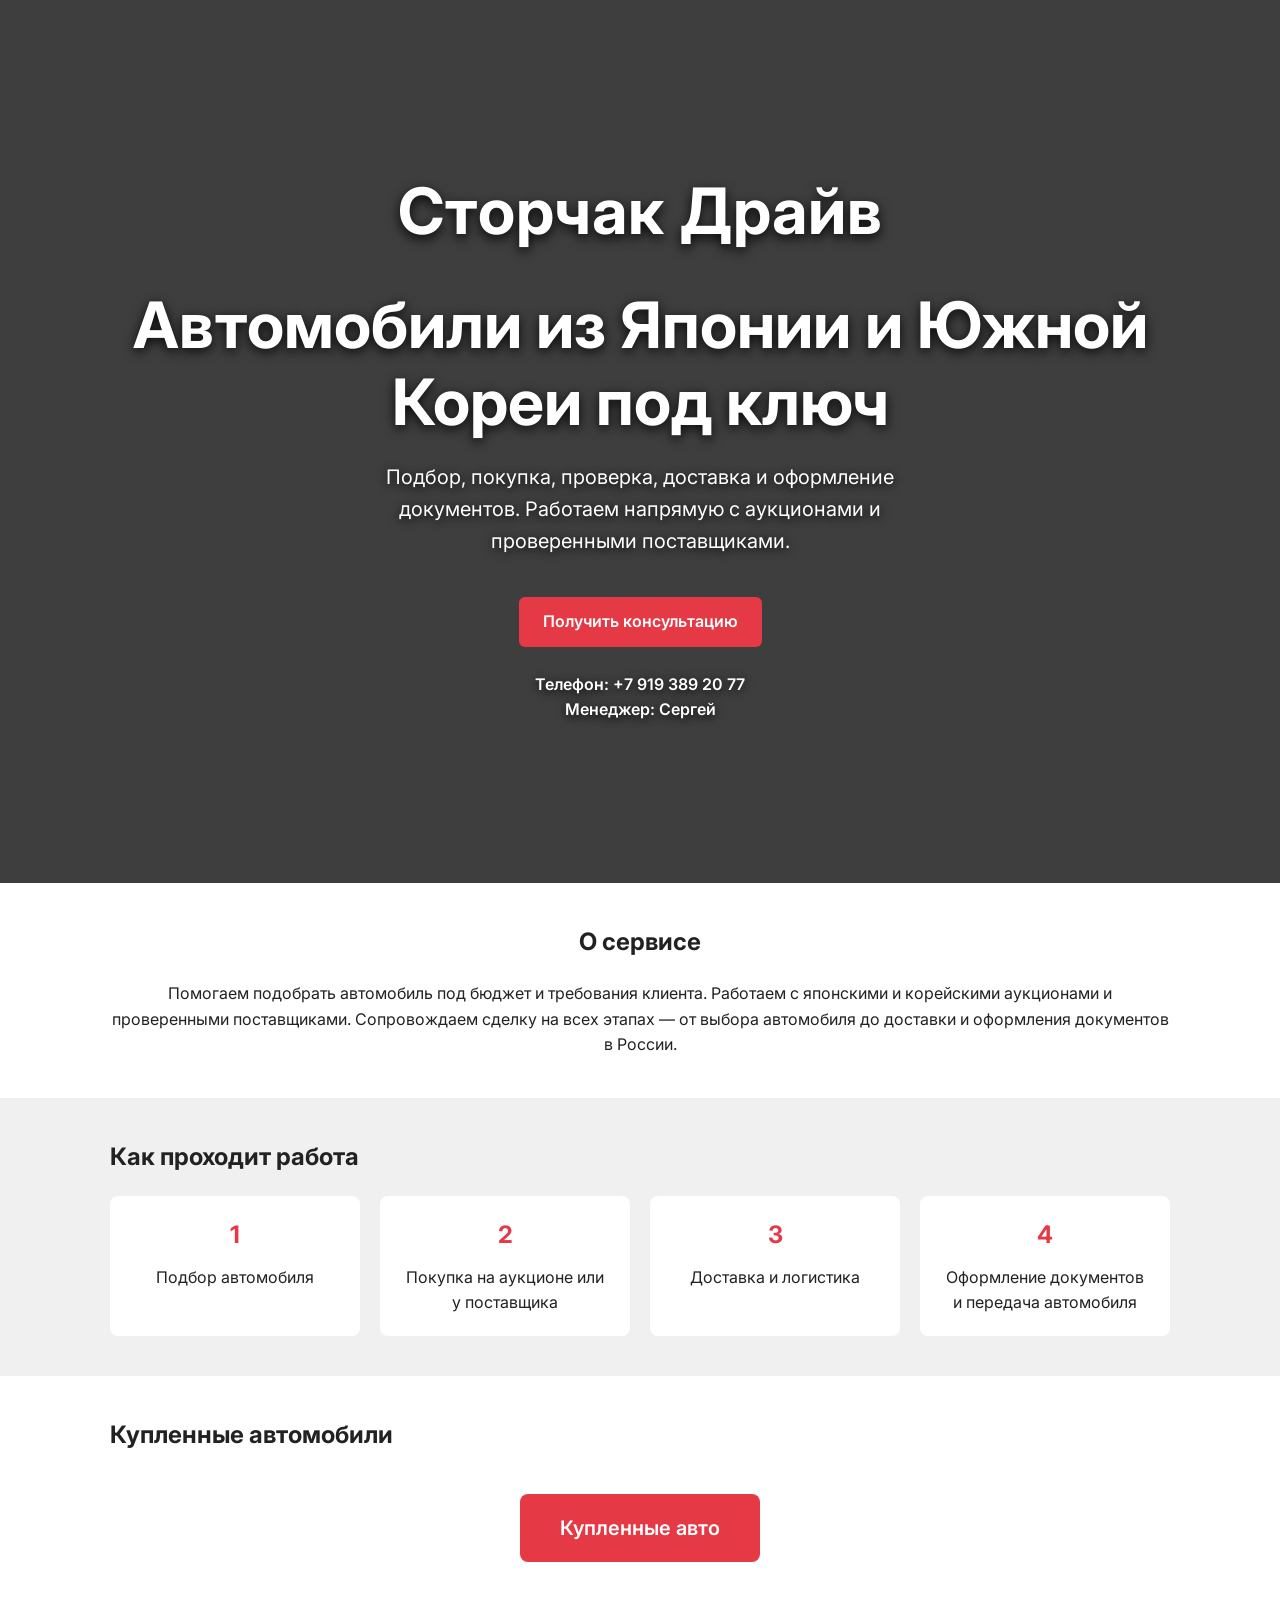
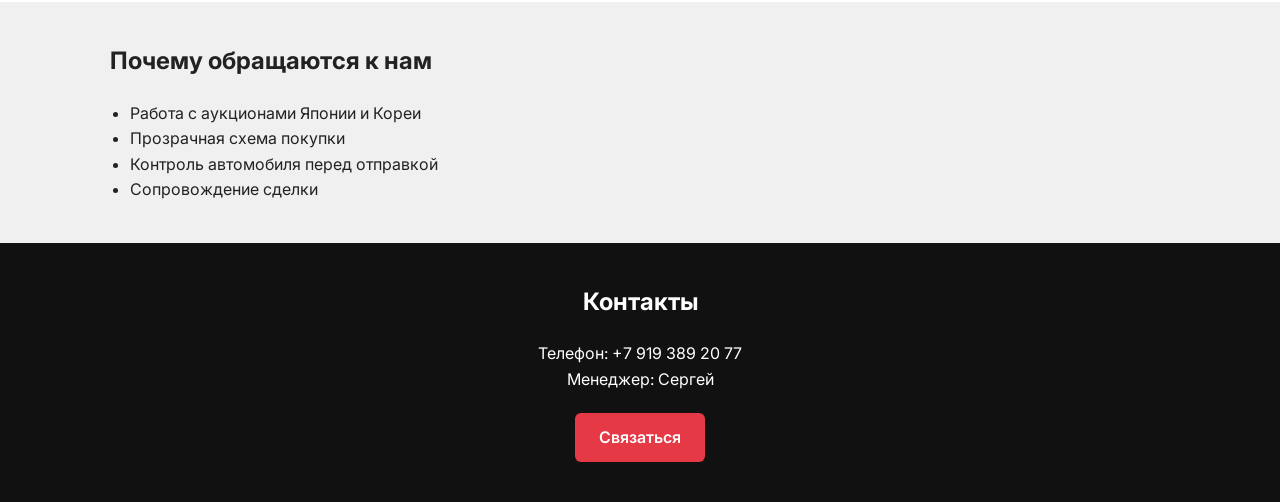
<file: index.html>
<!DOCTYPE html>
<html lang="ru">
<head>
<meta charset="UTF-8">
<meta name="viewport" content="width=device-width, initial-scale=1.0">

<title>Авто из Японии и Кореи</title>

<link rel="preconnect" href="https://fonts.googleapis.com">
<link rel="preconnect" href="https://fonts.gstatic.com" crossorigin>
<link href="https://fonts.googleapis.com/css2?family=Inter:wght@300;400;600;700&display=swap" rel="stylesheet">

<link rel="stylesheet" href="style.css">

</head>

<body>

<header class="hero">

<div class="hero-bg"></div>

<div class="container hero-content">

<!-- Текстовый логотип -->
<div class="hero-logo-text">
Сторчак Драйв
</div>

<h1>Автомобили из Японии и Южной Кореи под ключ</h1>

<p class="hero-text">
Подбор, покупка, проверка, доставка и оформление документов.
Работаем напрямую с аукционами и проверенными поставщиками.
</p>

<a href="#contact" class="btn">Получить консультацию</a>

<div class="hero-contact">
Телефон: +7 919 389 20 77<br>
Менеджер: Сергей
</div>

</div>

</header>

<section class="about">

<div class="container">

<h2>О сервисе</h2>

<p>
Помогаем подобрать автомобиль под бюджет и требования клиента.
Работаем с японскими и корейскими аукционами и проверенными поставщиками.
Сопровождаем сделку на всех этапах — от выбора автомобиля до доставки и
оформления документов в России.
</p>

</div>

</section>

<section class="steps">

<div class="container">

<h2>Как проходит работа</h2>

<div class="steps-grid">

<div class="step">
<div class="step-number">1</div>
<p>Подбор автомобиля</p>
</div>

<div class="step">
<div class="step-number">2</div>
<p>Покупка на аукционе или у поставщика</p>
</div>

<div class="step">
<div class="step-number">3</div>
<p>Доставка и логистика</p>
</div>

<div class="step">
<div class="step-number">4</div>
<p>Оформление документов и передача автомобиля</p>
</div>

</div>

</div>

</section>

<section class="cars">

<div class="container">

<h2>Купленные автомобили</h2>

<div class="cars-button-block">

<a href="cars.html" class="cars-button">
Купленные авто
</a>

</div>

</div>

</section>

<section class="why">

<div class="container">

<h2>Почему обращаются к нам</h2>

<ul>
<li>Работа с аукционами Японии и Кореи</li>
<li>Прозрачная схема покупки</li>
<li>Контроль автомобиля перед отправкой</li>
<li>Сопровождение сделки</li>
</ul>

</div>

</section>

<section id="contact" class="contact">

<div class="container">

<h2>Контакты</h2>

<p>Телефон: +7 919 389 20 77</p>
<p>Менеджер: Сергей</p>

<a href="tel:+79193892077" class="btn">Связаться</a>

</div>

</section>

<script src="script.js"></script>

</body>
</html>
</file>
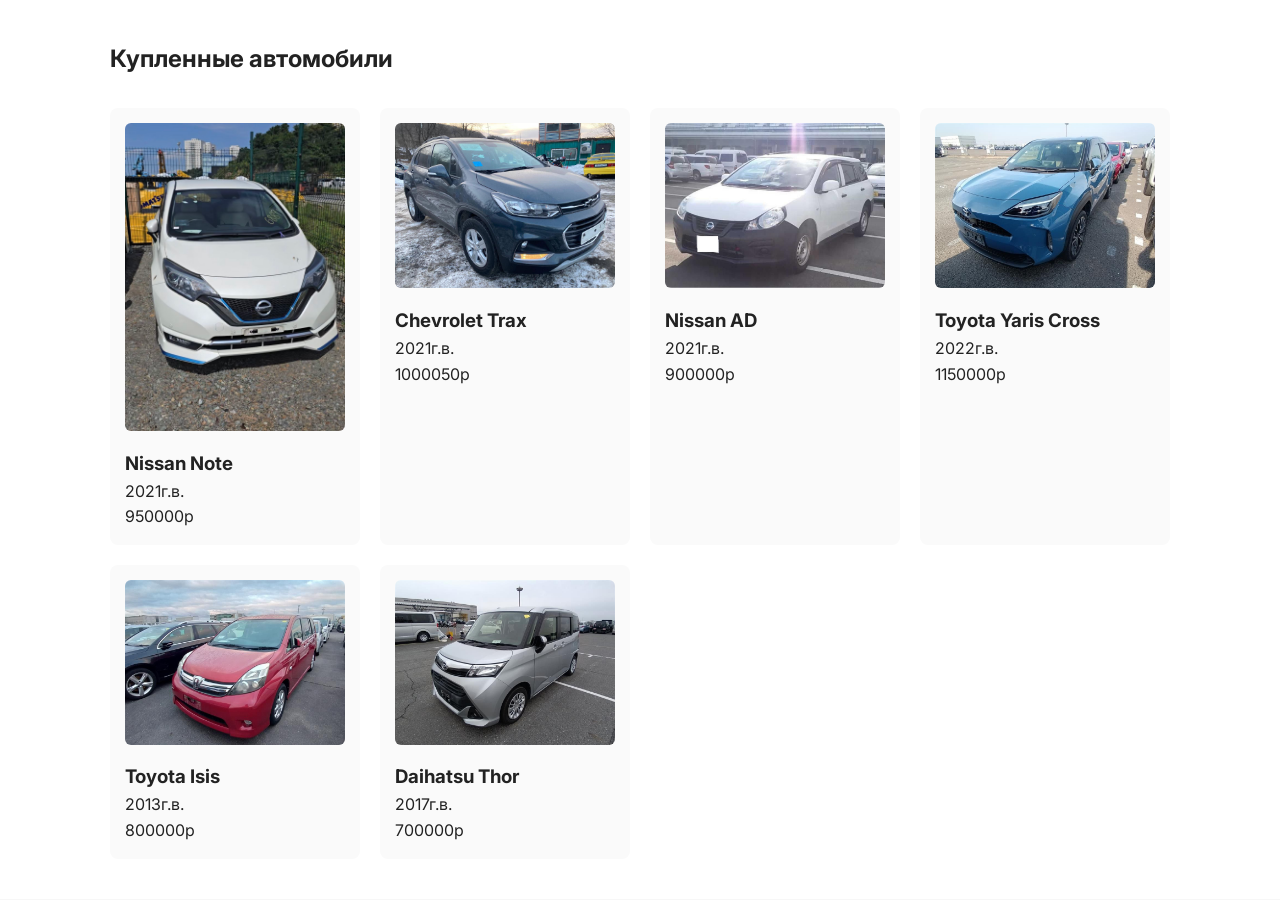
<file: cars.html>
<!DOCTYPE html>
<html lang="ru">
<head>

<meta charset="UTF-8">
<meta name="viewport" content="width=device-width, initial-scale=1.0">

<title>Купленные автомобили</title>

<link rel="preconnect" href="https://fonts.googleapis.com">
<link rel="preconnect" href="https://fonts.gstatic.com" crossorigin>
<link href="https://fonts.googleapis.com/css2?family=Inter:wght@300;400;600;700&display=swap" rel="stylesheet">

<link rel="stylesheet" href="style.css">

</head>

<body>

<section class="cars">

<div class="container">

<h1>Купленные автомобили</h1>

<div class="cars-grid">

<div class="car-card">
<img src="images/Nissan Note.jpg">
<h3>Nissan Note</h3>
<p>2021г.в.</p>
<p>950000р</p>
</div>

<div class="car-card">
<img src="images/Chevrolet Trax .jpg">
<h3>Chevrolet Trax</h3>
<p>2021г.в.</p>
<p>1000050р</p>
</div>

<div class="car-card">
<img src="images/Nissan AD.jpg">
<h3>Nissan AD</h3>
<p>2021г.в.</p>
<p>900000р</p>
</div>

<div class="car-card">
<img src="images/Toyota Yaris Cross.jpg">
<h3>Toyota Yaris Cross</h3>
<p>2022г.в.</p>
<p>1150000р</p>
</div>

<div class="car-card">
<img src="images/Toyota Isis.jpg">
<h3>Toyota Isis</h3>
<p>2013г.в.</p>
<p>800000р</p>
</div>

<div class="car-card">
<img src="images/Daihatsu Thor .jpg">
<h3>Daihatsu Thor </h3>
<p>2017г.в.</p>
<p>700000р</p>
</div>

</div>

</div>

</section>

</body>
</html>
</file>
<file: style.css>
*{
margin:0;
padding:0;
box-sizing:border-box;
}

body{
font-family:Inter,sans-serif;
line-height:1.6;
background:#f7f7f7;
color:#222;
}

.container{
max-width:1100px;
margin:auto;
padding:40px 20px;
}

h1,h2{
margin-bottom:20px;
}

.hero h1{
font-size:64px;
line-height:1.2;
font-weight:700;
color:#ffffff;
text-shadow:0 3px 12px rgba(0,0,0,0.9);
}

.hero{
position:relative;
color:white;
text-align:center;
padding:120px 20px;
overflow:hidden;
}

.hero-text{
max-width:600px;
margin:20px auto;
font-size:20px;
color:#ffffff;
text-shadow:0 2px 10px rgba(0,0,0,0.9);
}

.hero-contact{
margin-top:25px;
font-weight:600;
color:#ffffff;
text-shadow:0 2px 10px rgba(0,0,0,0.9);
opacity:1;
}

.btn{
display:inline-block;
margin-top:20px;
padding:12px 24px;
background:#e63946;
color:white;
text-decoration:none;
border-radius:6px;
transition:0.3s;
font-weight:600;
}

.btn:hover{
opacity:0.85;
}

.about{
background:white;
text-align:center;
}

.steps{
background:#f0f0f0;
}

.steps-grid{
display:grid;
grid-template-columns:repeat(auto-fit,minmax(200px,1fr));
gap:20px;
margin-top:20px;
}

.step{
background:white;
padding:20px;
border-radius:8px;
text-align:center;
}

.step-number{
font-size:24px;
font-weight:700;
margin-bottom:10px;
color:#e63946;
}

.cars{
background:white;
}

.cars-grid{
display:grid;
grid-template-columns:repeat(auto-fit,minmax(250px,1fr));
gap:20px;
margin-top:30px;
}

.car-card{
background:#fafafa;
border-radius:8px;
padding:15px;
transition:0.3s;
}

.car-card img{
width:100%;
border-radius:6px;
margin-bottom:10px;
}

.car-card:hover{
transform:translateY(-5px);
}

.why{
background:#f0f0f0;
}

.why ul{
margin-top:20px;
padding-left:20px;
}

.contact{
background:#111;
color:white;
text-align:center;
}

@media (max-width:768px){

.hero{
padding:80px 20px;
}

.hero h1{
font-size:42px;
}

.hero-text{
font-size:18px;
}

}

/* Фоновое фото первого экрана */

.hero-bg{
position:absolute;
top:0;
left:0;
width:100%;
height:100%;
background:url("https://i.imgur.com/F93gi7t.jpeg") center/cover no-repeat;
z-index:0;
}

/* сильное затемнение для читаемости */

.hero-bg::after{
content:"";
position:absolute;
top:0;
left:0;
width:100%;
height:100%;
background:rgba(0,0,0,0.75);
}

/* текст поверх изображения */

.hero-content{
position:relative;
z-index:1;
}
.cars-button-block{
display:flex;
justify-content:center;
margin-top:40px;
}

.cars-button{
display:inline-block;
padding:18px 40px;
background:#e63946;
color:white;
font-size:20px;
font-weight:600;
text-decoration:none;
border-radius:8px;
transition:0.3s;
}

.cars-button:hover{
transform:translateY(-3px);
opacity:0.9;
}
.hero-logo-text{
font-size:64px;
font-weight:700;
margin-bottom:25px;
color:white;
text-shadow:0 4px 12px rgba(0,0,0,0.9);
letter-spacing:1px;
}
</file>
